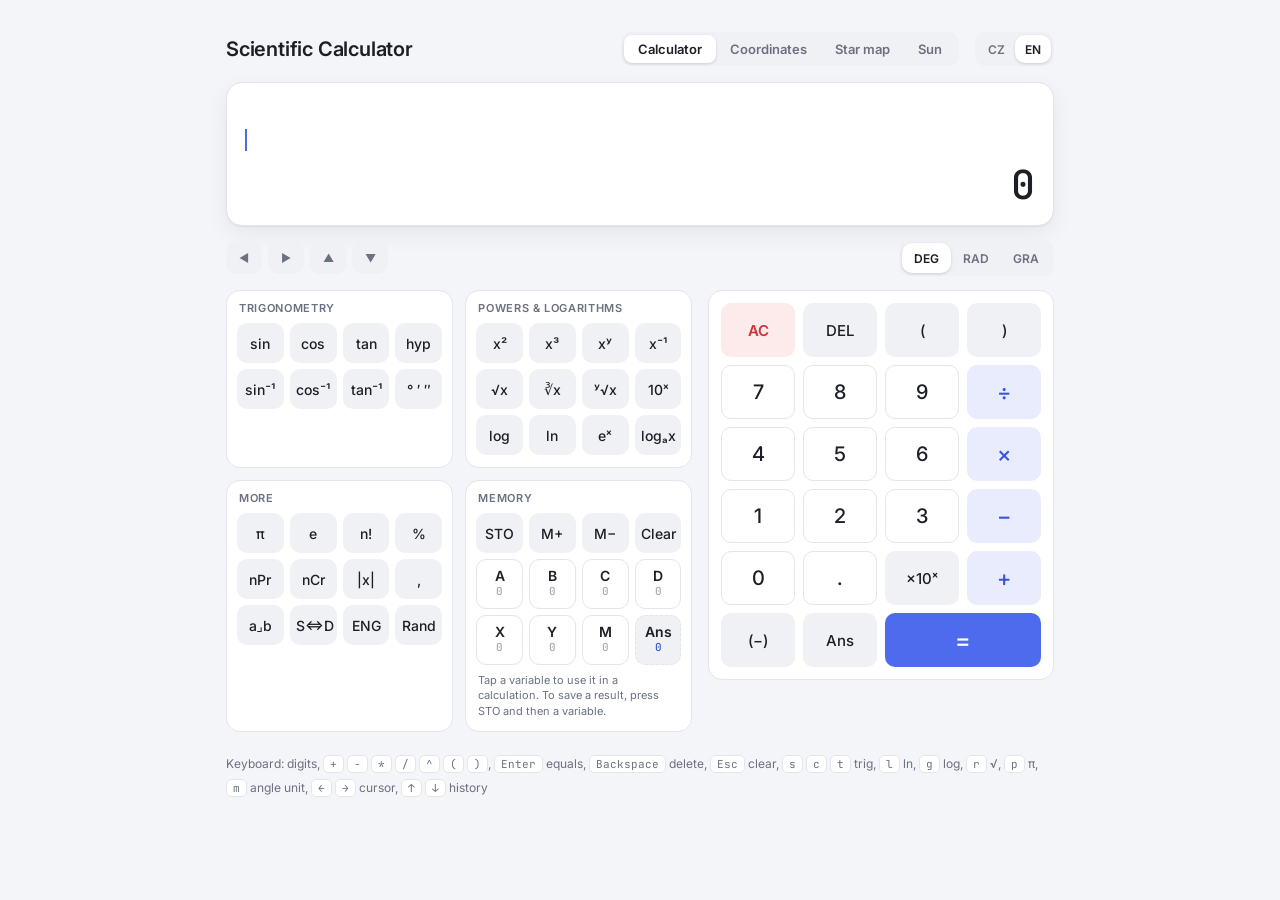
<file: index.html>
<!doctype html>
<html lang="en">
<head>
  <meta charset="utf-8">
  <meta name="viewport" content="width=device-width, initial-scale=1">
  <title>Scientific Calculator</title>
  <meta name="description" content="A fast scientific calculator for the web.">
  <link rel="icon" href="data:image/svg+xml,<svg xmlns='http://www.w3.org/2000/svg' viewBox='0 0 32 32'><rect width='32' height='32' rx='8' fill='%234f6bed'/><path d='M9 16h14M16 9v14' stroke='white' stroke-width='3' stroke-linecap='round'/></svg>">
  <link rel="preconnect" href="https://fonts.googleapis.com">
  <link rel="preconnect" href="https://fonts.gstatic.com" crossorigin>
  <link href="https://fonts.googleapis.com/css2?family=Inter:wght@400;500;600&family=JetBrains+Mono:wght@400;500&display=swap" rel="stylesheet">
  <link rel="stylesheet" href="style.css">
</head>
<body>
  <main class="app">
    <header class="page-head">
      <h1>Scientific Calculator</h1>
      <nav class="tabs">
        <a href="index.html" aria-current="page">Calculator</a>
        <a href="coords.html">Coordinates</a>
        <a href="stars.html">Star map</a>
        <a href="sun.html">Sun</a>
      </nav>
    </header>

    <section class="display" aria-live="polite">
      <div class="status">
        <span id="i-hyp" class="badge">HYP</span>
        <span id="i-m" class="badge">M</span>
        <span id="i-sto" class="badge">STO</span>
      </div>
      <div class="expr" id="expr"></div>
      <div class="result" id="result">0</div>
    </section>

    <div class="toolbar">
      <div class="nav">
        <button class="icon" data-k="left" title="Move cursor left" aria-label="Move cursor left">◀</button>
        <button class="icon" data-k="right" title="Move cursor right" aria-label="Move cursor right">▶</button>
        <button class="icon" data-k="up" title="Previous calculation" aria-label="Previous calculation">▲</button>
        <button class="icon" data-k="down" title="Next calculation" aria-label="Next calculation">▼</button>
      </div>
      <div class="segmented" role="group" aria-label="Angle unit">
        <button data-k="deg">DEG</button>
        <button data-k="rad">RAD</button>
        <button data-k="gra">GRA</button>
      </div>
    </div>

    <div class="panels">
      <div class="functions">
        <section class="group">
          <h2>Trigonometry</h2>
          <div class="grid">
            <button data-k="sin">sin</button>
            <button data-k="cos">cos</button>
            <button data-k="tan">tan</button>
            <button data-k="hyp" class="toggle">hyp</button>
            <button data-k="asin">sin⁻¹</button>
            <button data-k="acos">cos⁻¹</button>
            <button data-k="atan">tan⁻¹</button>
            <button data-k="dms" title="Enter degrees/minutes/seconds, or show the result in that format">° ′ ″</button>
          </div>
        </section>

        <section class="group">
          <h2>Powers &amp; logarithms</h2>
          <div class="grid">
            <button data-k="sq">x²</button>
            <button data-k="cube">x³</button>
            <button data-k="pow">xʸ</button>
            <button data-k="inv">x⁻¹</button>
            <button data-k="sqrt">√x</button>
            <button data-k="cbrt">∛x</button>
            <button data-k="root">ʸ√x</button>
            <button data-k="tenx">10ˣ</button>
            <button data-k="log">log</button>
            <button data-k="ln">ln</button>
            <button data-k="ex">eˣ</button>
            <button data-k="logab" title="Logarithm with base: logₐ(base, x)">logₐx</button>
          </div>
        </section>

        <section class="group">
          <h2>More</h2>
          <div class="grid">
            <button data-k="pi">π</button>
            <button data-k="e">e</button>
            <button data-k="fact">n!</button>
            <button data-k="pct">%</button>
            <button data-k="npr">nPr</button>
            <button data-k="ncr">nCr</button>
            <button data-k="abs">|x|</button>
            <button data-k="comma">,</button>
            <button data-k="frac" title="Fraction: a⌟b">a⌟b</button>
            <button data-k="sd" title="Toggle fraction / decimal result">S⇔D</button>
            <button data-k="eng" title="Engineering notation (press again to shift)">ENG</button>
            <button data-k="ran" title="Random number 0–1">Rand</button>
          </div>
        </section>

        <section class="group memory" id="memory">
          <h2>Memory</h2>
          <div class="grid">
            <button data-k="sto" class="toggle" title="Store the result: press STO, then a variable">STO</button>
            <button data-k="mplus" title="Add the result to M">M+</button>
            <button data-k="mminus" title="Subtract the result from M">M−</button>
            <button data-k="mclear" title="Reset all variables to 0" data-i18n-html="mem-clear">Clear</button>
          </div>
          <div class="grid vars">
            <button class="var" data-k="vA"><span class="var-name">A</span><span class="var-val">0</span></button>
            <button class="var" data-k="vB"><span class="var-name">B</span><span class="var-val">0</span></button>
            <button class="var" data-k="vC"><span class="var-name">C</span><span class="var-val">0</span></button>
            <button class="var" data-k="vD"><span class="var-name">D</span><span class="var-val">0</span></button>
            <button class="var" data-k="vX"><span class="var-name">X</span><span class="var-val">0</span></button>
            <button class="var" data-k="vY"><span class="var-name">Y</span><span class="var-val">0</span></button>
            <button class="var" data-k="vM"><span class="var-name">M</span><span class="var-val">0</span></button>
            <button class="var ans-card" data-k="ansv" title="Last result"><span class="var-name">Ans</span><span class="var-val" id="ans-val">0</span></button>
          </div>
          <p class="group-hint" id="mem-hint">Tap a variable to use it in a calculation. To save a result, press STO and then a variable.</p>
        </section>
      </div>

      <section class="pad" aria-label="Number pad">
        <button data-k="ac" class="danger">AC</button>
        <button data-k="del" class="soft">DEL</button>
        <button data-k="lp" class="soft">(</button>
        <button data-k="rp" class="soft">)</button>

        <button data-k="d7" class="num">7</button>
        <button data-k="d8" class="num">8</button>
        <button data-k="d9" class="num">9</button>
        <button data-k="div" class="op">÷</button>

        <button data-k="d4" class="num">4</button>
        <button data-k="d5" class="num">5</button>
        <button data-k="d6" class="num">6</button>
        <button data-k="mul" class="op">×</button>

        <button data-k="d1" class="num">1</button>
        <button data-k="d2" class="num">2</button>
        <button data-k="d3" class="num">3</button>
        <button data-k="sub" class="op">−</button>

        <button data-k="d0" class="num">0</button>
        <button data-k="dot" class="num">.</button>
        <button data-k="exp" class="soft" title="×10 to the power">×10ˣ</button>
        <button data-k="add" class="op">+</button>

        <button data-k="neg" class="soft" title="Negative sign">(−)</button>
        <button data-k="ans" class="soft">Ans</button>
        <button data-k="eq" class="eq">=</button>
      </section>
    </div>

    <p class="help" data-i18n-html="help-keys">
      Keyboard: digits, <kbd>+</kbd> <kbd>-</kbd> <kbd>*</kbd> <kbd>/</kbd> <kbd>^</kbd> <kbd>(</kbd> <kbd>)</kbd>,
      <kbd>Enter</kbd> equals, <kbd>Backspace</kbd> delete, <kbd>Esc</kbd> clear,
      <kbd>s</kbd> <kbd>c</kbd> <kbd>t</kbd> trig, <kbd>l</kbd> ln, <kbd>g</kbd> log, <kbd>r</kbd> √, <kbd>p</kbd> π,
      <kbd>m</kbd> angle unit, <kbd>←</kbd> <kbd>→</kbd> cursor, <kbd>↑</kbd> <kbd>↓</kbd> history
    </p>
  </main>

  <script src="i18n.js"></script>
  <script src="script.js"></script>
</body>
</html>
</file>
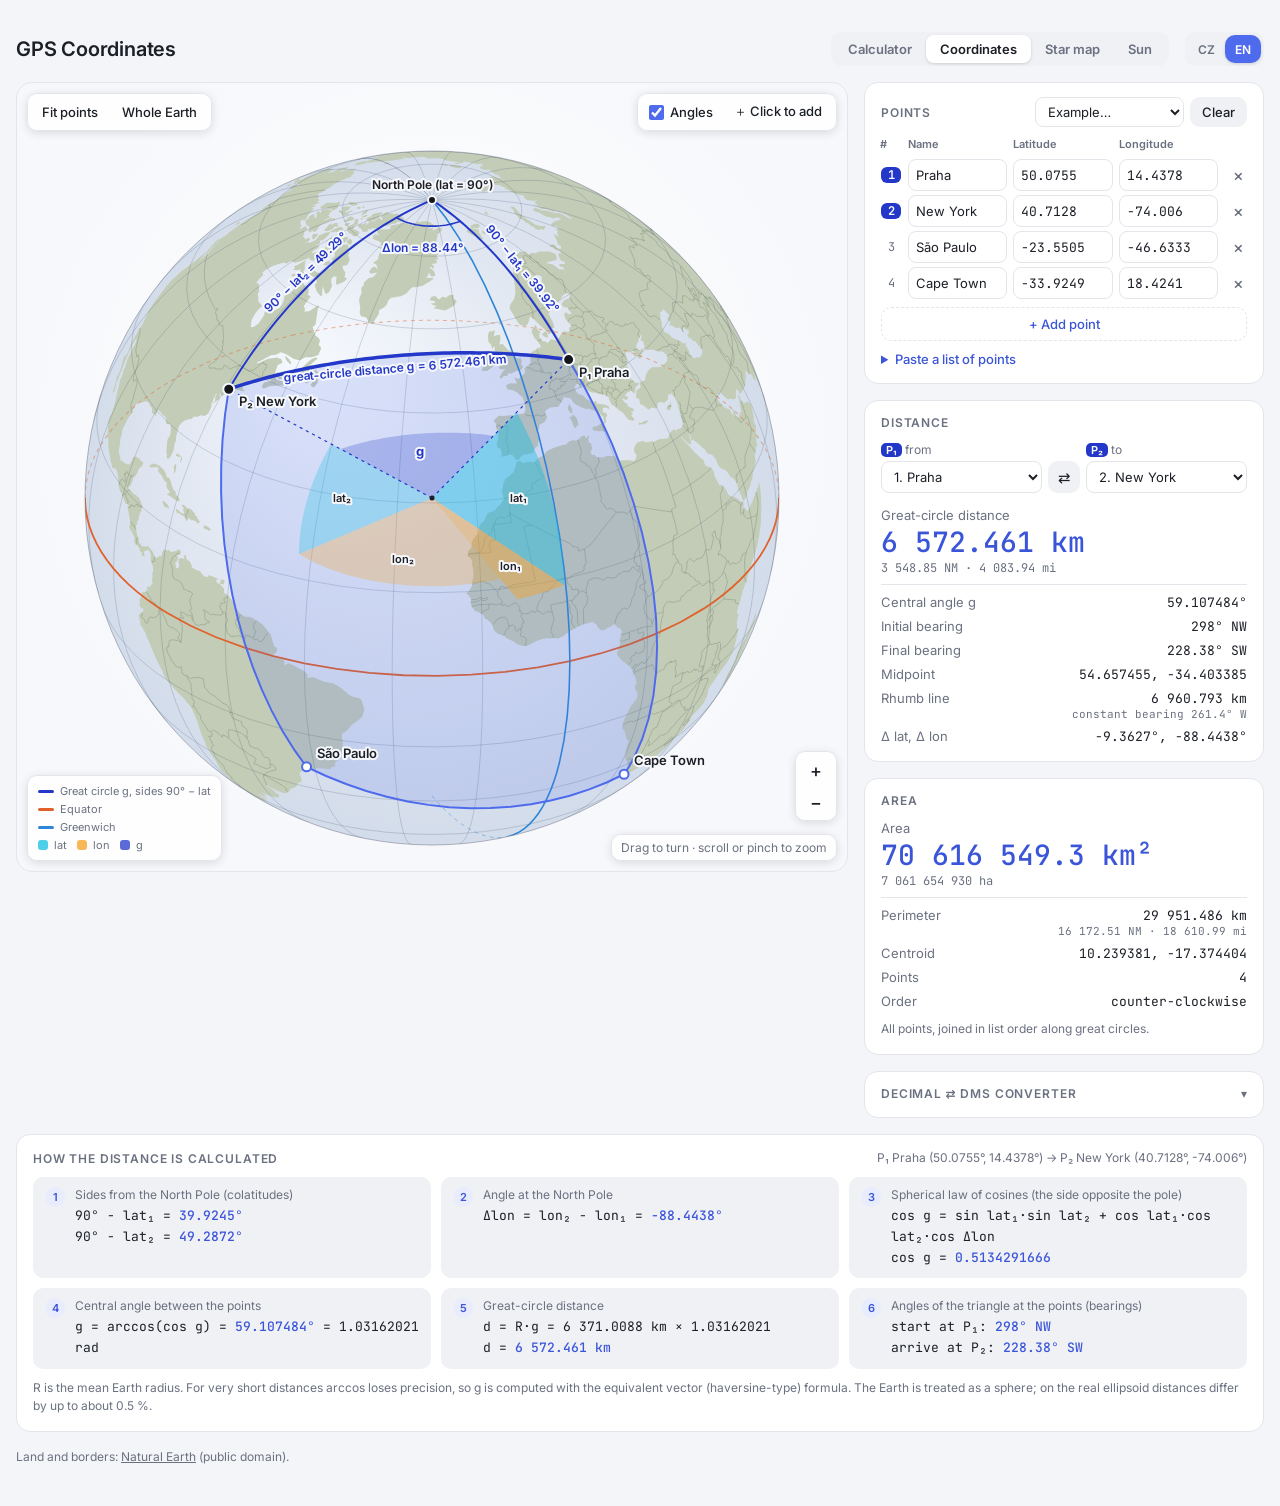
<file: coords.html>
<!doctype html>
<html lang="en">
<head>
  <meta charset="utf-8">
  <meta name="viewport" content="width=device-width, initial-scale=1">
  <title>GPS Coordinates</title>
  <meta name="description" content="Great-circle distance, bearing and polygon area from GPS coordinates, shown on an interactive globe.">
  <link rel="icon" href="data:image/svg+xml,<svg xmlns='http://www.w3.org/2000/svg' viewBox='0 0 32 32'><circle cx='16' cy='16' r='14' fill='%234f6bed'/><ellipse cx='16' cy='16' rx='6' ry='14' fill='none' stroke='white' stroke-width='2'/><path d='M2 16h28' stroke='white' stroke-width='2'/></svg>">
  <link rel="preconnect" href="https://fonts.googleapis.com">
  <link rel="preconnect" href="https://fonts.gstatic.com" crossorigin>
  <link href="https://fonts.googleapis.com/css2?family=Inter:wght@400;500;600&family=JetBrains+Mono:wght@400;500&display=swap" rel="stylesheet">
  <link rel="stylesheet" href="style.css">
  <link rel="stylesheet" href="coords.css">
</head>
<body>
  <main class="app wide">
    <header class="page-head">
      <h1>GPS Coordinates</h1>
      <nav class="tabs">
        <a href="index.html">Calculator</a>
        <a href="coords.html" aria-current="page">Coordinates</a>
        <a href="stars.html">Star map</a>
        <a href="sun.html">Sun</a>
      </nav>
    </header>

    <div class="workspace">
      <!-- Globe -->
      <section class="globe-card">
        <div class="globe-wrap" id="wrap">
          <canvas id="globe" aria-label="Globe with the points, the great-circle path and the triangle with the North Pole"></canvas>

          <div class="globe-bar overlay">
            <div class="glass group">
              <button type="button" id="fit">Fit points</button>
              <button type="button" id="world">Whole Earth</button>
            </div>
            <span class="spacer"></span>
            <div class="glass group">
              <label class="chk"><input type="checkbox" id="angles" checked> Angles</label>
              <button type="button" id="add-mode" aria-pressed="false" title="Click the globe to add a point">＋ Click to add</button>
            </div>
          </div>

          <div class="zoom-ctl glass overlay">
            <button type="button" id="zoom-in" aria-label="Zoom in">+</button>
            <button type="button" id="zoom-out" aria-label="Zoom out">−</button>
          </div>

          <div class="legend glass overlay" id="legend">
            <span><i class="sw line" style="--c: var(--arc)"></i>Great circle g, sides 90° − lat</span>
            <span><i class="sw line" style="--c: var(--equator)"></i>Equator</span>
            <span><i class="sw line" style="--c: var(--meridian)"></i>Greenwich</span>
            <span class="leg-angles"><i class="sw fill" style="--c: var(--wedge-lat)"></i>lat <i class="sw fill" style="--c: var(--wedge-lon)"></i>lon <i class="sw fill" style="--c: var(--arc)"></i>g</span>
          </div>

          <div class="readout glass overlay" id="readout">Drag to turn · scroll or pinch to zoom</div>
        </div>
      </section>

      <!-- Side panel -->
      <aside class="side">
        <section class="card">
          <div class="card-head">
            <h2>Points</h2>
            <div class="card-actions">
              <select id="example" aria-label="Load an example">
                <option value="">Example…</option>
                <option value="cities">World cities</option>
                <option value="prague">Prague landmarks</option>
              </select>
              <button type="button" class="small" id="clear">Clear</button>
            </div>
          </div>

          <div class="table-wrap">
            <table class="points">
              <thead>
                <tr>
                  <th class="col-n">#</th>
                  <th>Name</th>
                  <th>Latitude</th>
                  <th>Longitude</th>
                  <th class="col-del"><span class="sr">Remove</span></th>
                </tr>
              </thead>
              <tbody id="rows"></tbody>
            </table>
          </div>
          <button type="button" class="add" id="add">+ Add point</button>

          <details class="paste">
            <summary>Paste a list of points</summary>
            <p class="muted" data-i18n-html="paste-help">One point per line, e.g. <code>50.4743964N, 14.3278153E</code>, <code>50.4743964, 14.3278153</code> or <code>Home 50°28′27.8″N 14°19′40.1″E</code>. You can also paste a pair straight into a table cell.</p>
            <textarea id="paste" rows="4" spellcheck="false" placeholder="Praha 50.0755N, 14.4378E&#10;New York 40.7128N, 74.0060W"></textarea>
            <div class="paste-actions">
              <button type="button" class="small" id="paste-replace">Replace points</button>
              <button type="button" class="small" id="paste-append">Add to list</button>
            </div>
          </details>
        </section>

        <section class="card">
          <h2>Distance</h2>
          <div class="pair">
            <label><span><b class="tag">P₁</b> from</span> <select id="from"></select></label>
            <button type="button" class="icon-btn" id="swap" title="Swap" aria-label="Swap points">⇄</button>
            <label><span><b class="tag">P₂</b> to</span> <select id="to"></select></label>
          </div>
          <dl class="stats" id="pair"></dl>
        </section>

        <section class="card">
          <h2>Area</h2>
          <dl class="stats" id="poly"></dl>
          <p class="warn" id="poly-warn" hidden></p>
          <p class="muted small-text foot">All points, joined in list order along great circles.</p>
        </section>

        <details class="card conv-card">
          <summary><h2>Decimal ⇄ DMS converter</h2></summary>
          <div class="conv">
            <label>Decimal degrees <input id="g-dec" inputmode="decimal" autocomplete="off" placeholder="50.0875"></label>
            <label>Degrees, minutes, seconds <input id="g-dms" autocomplete="off" placeholder="50°5′15″ N"></label>
          </div>
          <p class="muted small-text foot">A negative value or S / W means south or west.</p>
        </details>
      </aside>
    </div>

    <section class="card steps-card">
      <div class="card-head">
        <h2>How the distance is calculated</h2>
        <span class="muted small-text" id="steps-pair"></span>
      </div>
      <ol class="steps" id="steps"></ol>
    </section>

    <p class="credit muted small-text">Land and borders: <a href="https://www.naturalearthdata.com/">Natural Earth</a> (public domain).</p>
  </main>

  <script src="i18n.js"></script>
  <script src="earth-data.js"></script>
  <script src="coords.js"></script>
</body>
</html>
</file>
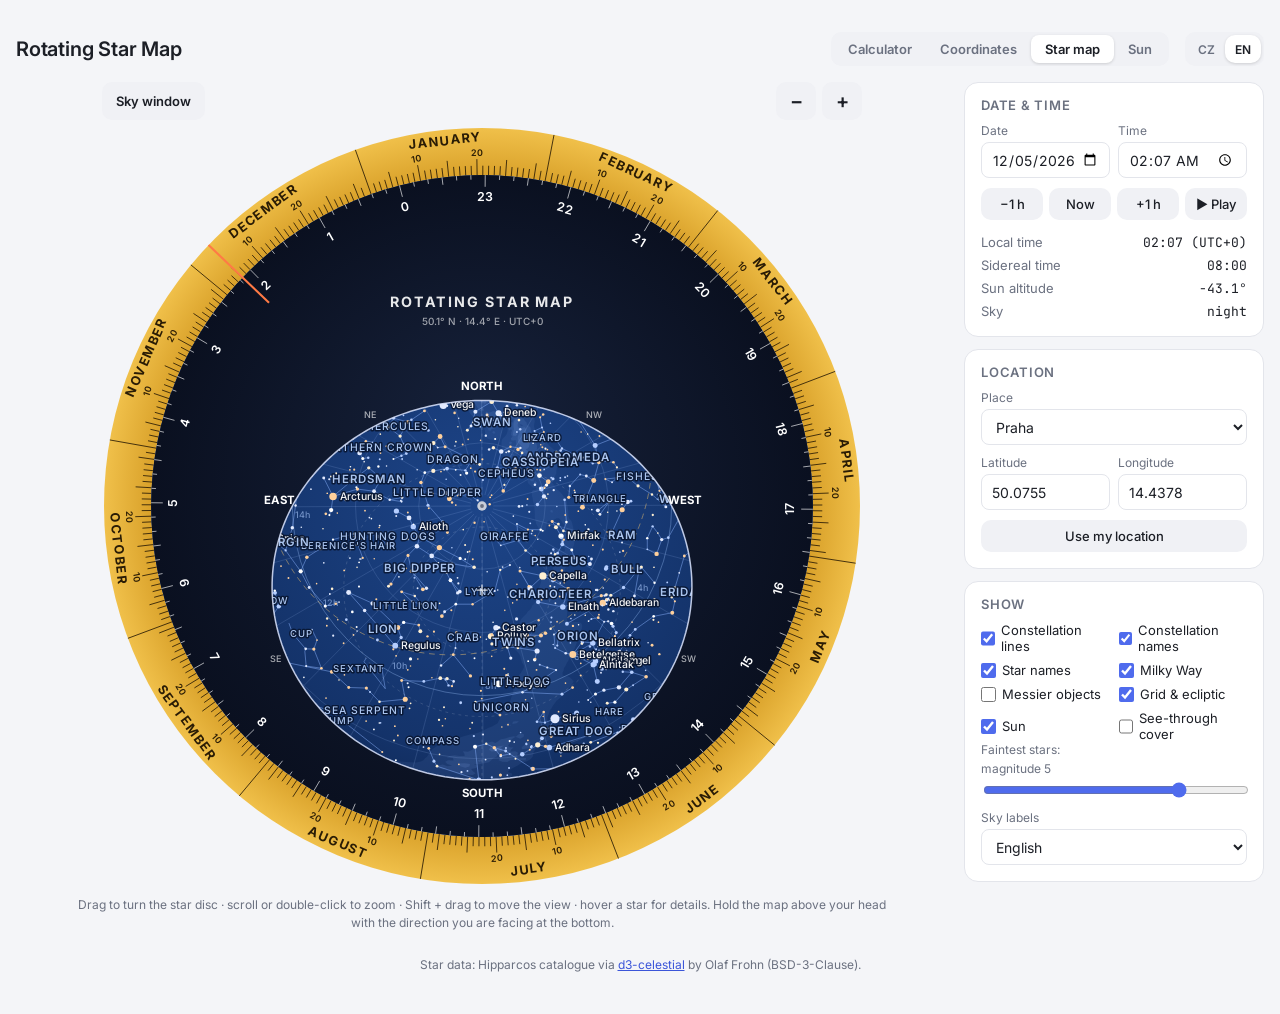
<file: stars.html>
<!doctype html>
<html lang="en">
<head>
  <meta charset="utf-8">
  <meta name="viewport" content="width=device-width, initial-scale=1">
  <title>Rotating Star Map</title>
  <meta name="description" content="An interactive planisphere: turn the star disc to see the night sky for any date, time and place.">
  <link rel="icon" href="data:image/svg+xml,<svg xmlns='http://www.w3.org/2000/svg' viewBox='0 0 32 32'><circle cx='16' cy='16' r='15' fill='%23163a73'/><path d='M16 7l2.2 6.3H25l-5.4 4 2 6.4L16 19.8l-5.6 3.9 2-6.4-5.4-4h6.8z' fill='%23f5d76e'/></svg>">
  <link rel="preconnect" href="https://fonts.googleapis.com">
  <link rel="preconnect" href="https://fonts.gstatic.com" crossorigin>
  <link href="https://fonts.googleapis.com/css2?family=Inter:wght@400;500;600;700&family=JetBrains+Mono:wght@400;500&display=swap" rel="stylesheet">
  <link rel="stylesheet" href="style.css">
  <link rel="stylesheet" href="stars.css">
</head>
<body>
  <main class="app wide">
    <header class="page-head">
      <h1>Rotating Star Map</h1>
      <nav class="tabs">
        <a href="index.html">Calculator</a>
        <a href="coords.html">Coordinates</a>
        <a href="stars.html" aria-current="page">Star map</a>
        <a href="sun.html">Sun</a>
      </nav>
    </header>

    <div class="sky-layout">
      <section class="sky-stage">
        <div class="map-tools">
          <button type="button" id="view-toggle" class="tool-wide">Sky window</button>
          <button type="button" id="zoom-out" aria-label="Zoom out">−</button>
          <button type="button" id="zoom-in" aria-label="Zoom in">+</button>
        </div>
        <div class="canvas-wrap" id="wrap">
          <canvas id="sky" aria-label="Rotating star map. Drag to turn the star disc."></canvas>
          <div class="tooltip" id="tip" hidden></div>
        </div>
        <p class="hint">
          <span class="hint-mouse">Drag to turn the star disc · scroll or double-click to zoom · Shift + drag to move the view · hover a star for details.</span>
          <span class="hint-touch">Drag with one finger to turn the disc · pinch to zoom and move · tap a star for details.</span>
          Hold the map above your head with the direction you are facing at the bottom.
        </p>
      </section>

      <aside class="sky-panel">
        <section class="card">
          <h2>Date &amp; time</h2>
          <div class="row2">
            <label>Date <input type="date" id="date"></label>
            <label>Time <input type="time" id="time" step="60"></label>
          </div>
          <div class="btn-row">
            <button type="button" class="small" id="minus-h">−1 h</button>
            <button type="button" class="small" id="now">Now</button>
            <button type="button" class="small" id="plus-h">+1 h</button>
            <button type="button" class="small" id="play" aria-pressed="false">▶ Play</button>
          </div>
          <dl class="facts" id="facts"></dl>
        </section>

        <section class="card">
          <h2>Location</h2>
          <label class="full">Place
            <select id="place">
              <option value="">Custom</option>
              <option value="50.0755,14.4378">Praha</option>
              <option value="49.1951,16.6068">Brno</option>
              <option value="49.8209,18.2625">Ostrava</option>
              <option value="49.7384,13.3736">Plzeň</option>
              <option value="48.1486,17.1077">Bratislava</option>
              <option value="48.2082,16.3738">Vienna</option>
              <option value="52.5200,13.4050">Berlin</option>
              <option value="51.5074,-0.1278">London</option>
              <option value="40.7128,-74.0060">New York</option>
              <option value="-33.8688,151.2093">Sydney</option>
            </select>
          </label>
          <div class="row2">
            <label>Latitude <input id="lat" inputmode="decimal" autocomplete="off"></label>
            <label>Longitude <input id="lon" inputmode="decimal" autocomplete="off"></label>
          </div>
          <button type="button" class="small wide-btn" id="locate">Use my location</button>
          <p class="note" id="loc-note" hidden></p>
        </section>

        <section class="card">
          <h2>Show</h2>
          <div class="checks">
            <label><input type="checkbox" id="o-lines" checked> Constellation lines</label>
            <label><input type="checkbox" id="o-cnames" checked> Constellation names</label>
            <label><input type="checkbox" id="o-snames" checked> Star names</label>
            <label><input type="checkbox" id="o-mw" checked> Milky Way</label>
            <label><input type="checkbox" id="o-messier"> Messier objects</label>
            <label><input type="checkbox" id="o-grid" checked> Grid &amp; ecliptic</label>
            <label><input type="checkbox" id="o-sun" checked> Sun</label>
            <label><input type="checkbox" id="o-clear"> See-through cover</label>
          </div>
          <label class="full">Faintest stars: <span id="mag-val"></span>
            <input type="range" id="mag" min="2" max="6" step="0.5" value="5">
          </label>
          <label class="full">Sky labels
            <select id="lang">
              <option value="en">English</option>
              <option value="cz">Čeština</option>
              <option value="la">Latin</option>
            </select>
          </label>
        </section>
      </aside>
    </div>

    <p class="credit">Star data: Hipparcos catalogue via <a href="https://github.com/ofrohn/d3-celestial">d3-celestial</a> by Olaf Frohn (BSD-3-Clause).</p>
  </main>

  <script src="i18n.js"></script>
  <script src="stars-data.js"></script>
  <script src="stars.js"></script>
</body>
</html>
</file>
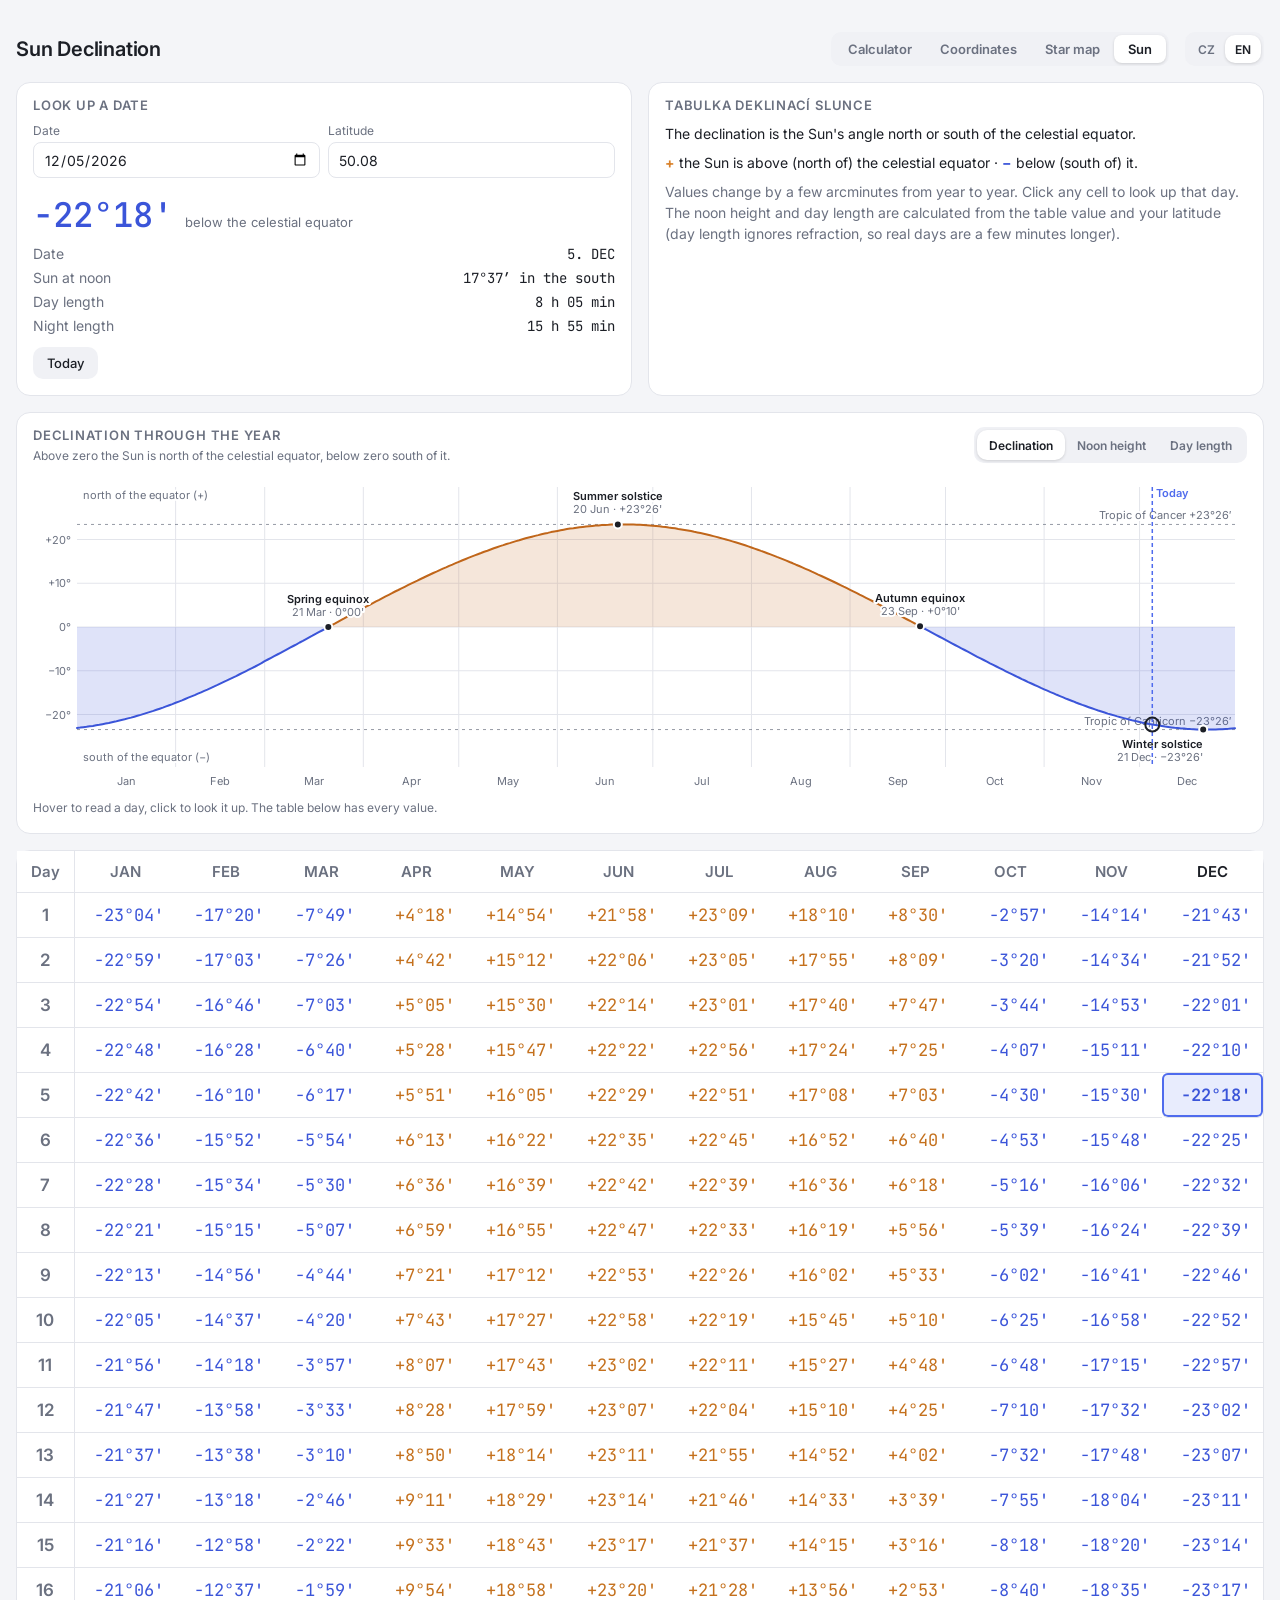
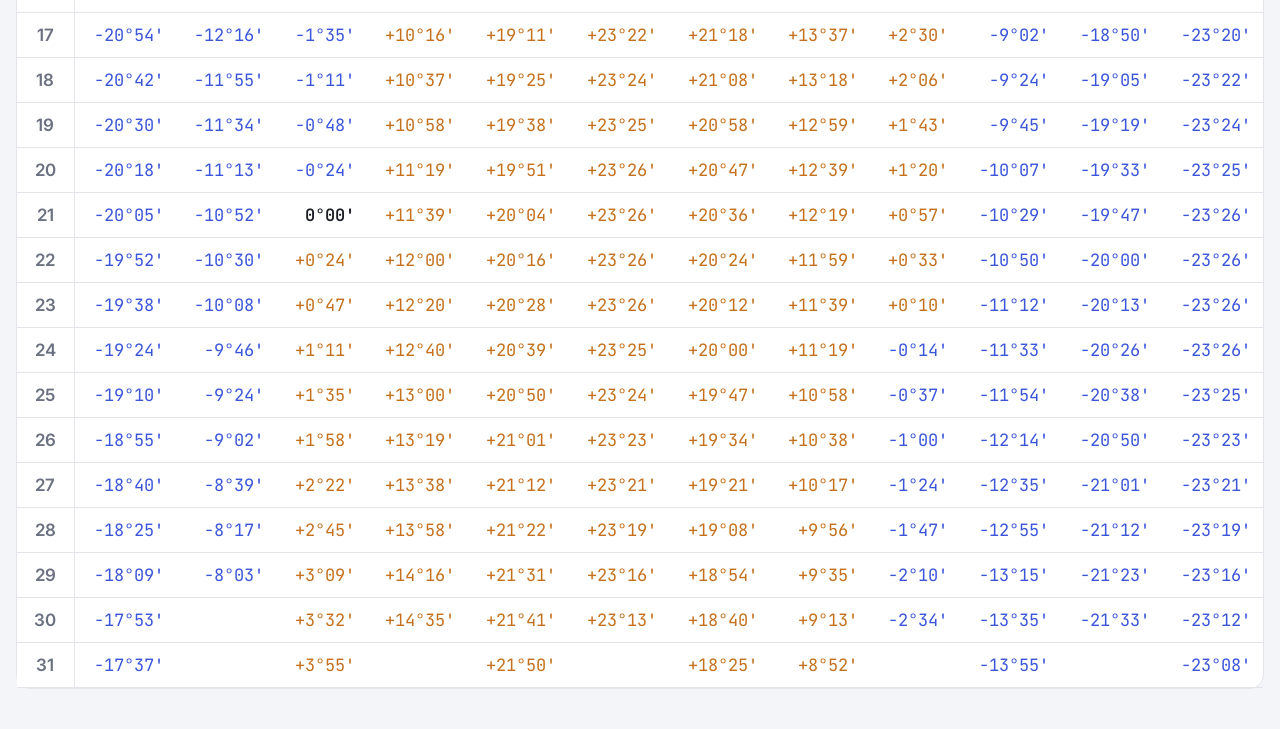
<file: sun.html>
<!doctype html>
<html lang="en">
<head>
  <meta charset="utf-8">
  <meta name="viewport" content="width=device-width, initial-scale=1">
  <title>Sun Declination</title>
  <meta name="description" content="Table of the Sun's declination for every day of the year, with noon Sun height and day length.">
  <link rel="icon" href="data:image/svg+xml,<svg xmlns='http://www.w3.org/2000/svg' viewBox='0 0 32 32'><rect width='32' height='32' rx='8' fill='%23f0a92a'/><circle cx='16' cy='16' r='6' fill='white'/></svg>">
  <link rel="preconnect" href="https://fonts.googleapis.com">
  <link rel="preconnect" href="https://fonts.gstatic.com" crossorigin>
  <link href="https://fonts.googleapis.com/css2?family=Inter:wght@400;500;600&family=JetBrains+Mono:wght@400;500&display=swap" rel="stylesheet">
  <link rel="stylesheet" href="style.css">
  <link rel="stylesheet" href="sun.css">
</head>
<body>
  <main class="app wide">
    <header class="page-head">
      <h1>Sun Declination</h1>
      <nav class="tabs">
        <a href="index.html">Calculator</a>
        <a href="coords.html">Coordinates</a>
        <a href="stars.html">Star map</a>
        <a href="sun.html" aria-current="page">Sun</a>
      </nav>
    </header>

    <div class="sun-top">
      <section class="card lookup">
        <h2>Look up a date</h2>
        <div class="row2">
          <label>Date <input type="date" id="date"></label>
          <label>Latitude <input id="lat" inputmode="decimal" autocomplete="off" value="50.08"></label>
        </div>
        <div class="big-value">
          <span class="big" id="decl">—</span>
          <span class="muted" id="decl-note"></span>
        </div>
        <dl class="facts" id="facts"></dl>
        <button type="button" class="small" id="today">Today</button>
      </section>

      <section class="card about">
        <h2>Tabulka deklinací Slunce</h2>
        <p>The declination is the Sun's angle north or south of the celestial equator.</p>
        <p data-i18n-html="sun-signs"><b class="pos">+</b> the Sun is above (north of) the celestial equator · <b class="neg">−</b> below (south of) it.</p>
        <p class="muted small-text">Values change by a few arcminutes from year to year. Click any cell to look up that day. The noon height and day length are calculated from the table value and your latitude (day length ignores refraction, so real days are a few minutes longer).</p>
      </section>
    </div>

    <section class="card chart-card">
      <div class="chart-head">
        <div>
          <h2 id="chart-title">Declination through the year</h2>
          <p class="muted small-text" id="chart-sub">Above zero the Sun is north of the celestial equator, below zero south of it.</p>
        </div>
        <div class="segmented" role="group" aria-label="What to show">
          <button type="button" data-view="decl" class="active">Declination</button>
          <button type="button" data-view="noon">Noon height</button>
          <button type="button" data-view="day">Day length</button>
        </div>
      </div>
      <div class="chart-wrap" id="chart-wrap">
        <svg id="chart" role="img" aria-label="Line chart of the Sun's declination for every day of the year"></svg>
        <div class="chart-tip" id="chart-tip" hidden></div>
      </div>
      <p class="muted small-text chart-foot">Hover to read a day, click to look it up. The table below has every value.</p>
    </section>

    <section class="card table-card">
      <div class="table-scroll">
        <table class="decl" id="table">
          <thead><tr id="head"></tr></thead>
          <tbody id="body"></tbody>
        </table>
      </div>
    </section>
  </main>

  <script src="i18n.js"></script>
  <script src="sun-data.js"></script>
  <script src="sun.js"></script>
</body>
</html>
</file>
<file: style.css>
:root {
  --bg: #f4f5f8;
  --surface: #ffffff;
  --border: #e3e5eb;
  --text: #1c1f26;
  --muted: #6b7180;
  --key: #f0f1f5;
  --key-hover: #e5e7ee;
  --num: #ffffff;
  --op: #e8ecfd;
  --op-text: #3b55d9;
  --accent: #4f6bed;
  --accent-hover: #3f5ae0;
  --danger: #fdeaea;
  --danger-text: #c93838;
  --display: #f7f8fb;
  --error: #c93838;
  --shadow: 0 1px 2px rgba(16, 24, 40, .06), 0 8px 24px rgba(16, 24, 40, .06);
}

@media (prefers-color-scheme: dark) {
  :root:not([data-theme="light"]) {
    --bg: #111318;
    --surface: #1a1d24;
    --border: #2a2e38;
    --text: #e9ebf0;
    --muted: #8e94a3;
    --key: #252933;
    --key-hover: #2e333f;
    --num: #2c313c;
    --op: #263055;
    --op-text: #a8b6ff;
    --accent: #5b76f0;
    --accent-hover: #6d86f5;
    --danger: #3b2226;
    --danger-text: #ff8f8f;
    --display: #14161c;
    --error: #ff8f8f;
    --shadow: 0 1px 2px rgba(0, 0, 0, .3), 0 8px 24px rgba(0, 0, 0, .3);
  }
}
:root[data-theme="dark"] {
  --bg: #111318;
  --surface: #1a1d24;
  --border: #2a2e38;
  --text: #e9ebf0;
  --muted: #8e94a3;
  --key: #252933;
  --key-hover: #2e333f;
  --num: #2c313c;
  --op: #263055;
  --op-text: #a8b6ff;
  --accent: #5b76f0;
  --accent-hover: #6d86f5;
  --danger: #3b2226;
  --danger-text: #ff8f8f;
  --display: #14161c;
  --error: #ff8f8f;
  --shadow: 0 1px 2px rgba(0, 0, 0, .3), 0 8px 24px rgba(0, 0, 0, .3);
}

* { box-sizing: border-box; }

html, body { margin: 0; }

body {
  min-height: 100vh;
  background: var(--bg);
  color: var(--text);
  font-family: Inter, system-ui, -apple-system, "Segoe UI", Roboto, sans-serif;
  -webkit-tap-highlight-color: transparent;
}

.app {
  max-width: 860px;
  margin: 0 auto;
  padding: 32px 16px 40px;
}

h1 {
  margin: 0 0 16px;
  font-size: 20px;
  font-weight: 600;
  letter-spacing: -.01em;
}

.page-head {
  display: flex;
  flex-wrap: wrap;
  justify-content: space-between;
  align-items: center;
  gap: 10px 16px;
  margin-bottom: 16px;
}
.page-head h1 { margin: 0; }

.tabs {
  display: inline-flex;
  max-width: 100%;
  overflow-x: auto;
  scrollbar-width: none;
  padding: 3px;
  border-radius: 10px;
  background: var(--key);
}
.tabs a {
  flex: none;
  padding: 6px 14px;
  border-radius: 8px;
  font-size: 13px;
  font-weight: 600;
  color: var(--muted);
  text-decoration: none;
}
.tabs a:hover { color: var(--text); }
.tabs a[aria-current="page"] {
  background: var(--surface);
  color: var(--text);
  box-shadow: 0 1px 3px rgba(0, 0, 0, .15);
}

/* ---------- Display ---------- */
.display {
  background: var(--surface);
  border: 1px solid var(--border);
  border-radius: 16px;
  box-shadow: var(--shadow);
  padding: 14px 18px 16px;
  font-family: "JetBrains Mono", ui-monospace, Consolas, monospace;
}

.status {
  display: flex;
  gap: 6px;
  min-height: 20px;
}
.badge {
  font-family: Inter, system-ui, sans-serif;
  font-size: 11px;
  font-weight: 600;
  padding: 2px 8px;
  border-radius: 999px;
  background: var(--op);
  color: var(--op-text);
  visibility: hidden;
}
.badge.on { visibility: visible; }

.expr {
  height: 34px;
  margin-top: 6px;
  font-size: 20px;
  line-height: 34px;
  color: var(--muted);
  white-space: nowrap;
  overflow-x: auto;
  overflow-y: hidden;
  scrollbar-width: none;
}
.expr::-webkit-scrollbar { display: none; }
.expr.editing { color: var(--text); }
.expr .err { color: var(--error); font-weight: 500; }

.cursor {
  display: inline-block;
  width: 2px;
  height: 22px;
  margin-right: -2px;
  vertical-align: -4px;
  background: var(--accent);
  animation: blink 1s steps(1) infinite;
}
@keyframes blink { 50% { opacity: 0; } }

.result {
  margin-top: 4px;
  min-height: 48px;
  text-align: right;
  font-size: 40px;
  line-height: 48px;
  font-weight: 500;
  white-space: nowrap;
  overflow-x: auto;
  scrollbar-width: none;
}
.result::-webkit-scrollbar { display: none; }
.result.hint {
  font-family: Inter, system-ui, sans-serif;
  font-size: 13px;
  color: var(--muted);
  font-weight: 400;
}

/* ---------- Toolbar ---------- */
.toolbar {
  display: flex;
  justify-content: space-between;
  align-items: center;
  gap: 12px;
  margin: 14px 0;
}
.nav { display: flex; gap: 6px; }

.segmented {
  display: inline-flex;
  padding: 3px;
  border-radius: 10px;
  background: var(--key);
}
.segmented button {
  height: 30px;
  padding: 0 12px;
  font-size: 12px;
  font-weight: 600;
  background: transparent;
  color: var(--muted);
}
.segmented button:hover { background: transparent; color: var(--text); }
.segmented button.active {
  background: var(--surface);
  color: var(--text);
  box-shadow: 0 1px 3px rgba(0, 0, 0, .15);
}

/* ---------- Buttons ---------- */
button {
  font: inherit;
  font-size: 15px;
  font-weight: 500;
  color: var(--text);
  height: 44px;
  min-width: 0;
  border: 0;
  border-radius: 10px;
  background: var(--key);
  cursor: pointer;
  touch-action: manipulation;
  user-select: none;
  -webkit-user-select: none;
  transition: background .12s, transform .06s, color .12s;
}
button:hover { background: var(--key-hover); }
button:active, button.pressed { transform: scale(.96); }
button:focus-visible { outline: 2px solid var(--accent); outline-offset: 2px; }

button.icon {
  width: 36px;
  height: 32px;
  font-size: 11px;
  color: var(--muted);
}

button.toggle.active { background: var(--accent); color: #fff; }

/* ---------- Panels ---------- */
.panels {
  display: grid;
  grid-template-columns: 1fr;
  gap: 16px;
}

.functions {
  display: grid;
  grid-template-columns: 1fr 1fr;
  gap: 12px;
}

.group {
  background: var(--surface);
  border: 1px solid var(--border);
  border-radius: 14px;
  padding: 10px 10px 12px;
}
.group h2 {
  margin: 0 2px 8px;
  font-size: 11px;
  font-weight: 600;
  text-transform: uppercase;
  letter-spacing: .06em;
  color: var(--muted);
}
.grid {
  display: grid;
  grid-template-columns: repeat(4, 1fr);
  gap: 6px;
}
.group button { height: 40px; font-size: 14px; }

/* ---------- Memory ---------- */
.vars { margin-top: 6px; }
.group .var {
  height: 50px;
  padding: 0 4px;
  display: flex;
  flex-direction: column;
  align-items: center;
  justify-content: center;
  gap: 2px;
  border: 1px solid var(--border);
  background: var(--num);
}
.group .var:hover { background: var(--key-hover); }
.var-name { font-size: 14px; font-weight: 600; line-height: 1; }
.var-val {
  max-width: 100%;
  font-family: "JetBrains Mono", ui-monospace, Consolas, monospace;
  font-size: 11px;
  line-height: 1.2;
  color: var(--op-text);
  overflow: hidden;
  text-overflow: ellipsis;
  white-space: nowrap;
}
.var.empty .var-val { color: var(--muted); opacity: .6; }
.group .ans-card { background: var(--key); border-style: dashed; }

.memory.storing .var:not(.ans-card) {
  border-color: var(--accent);
  box-shadow: 0 0 0 1px var(--accent);
  animation: pulse 1.2s ease-in-out infinite;
}
.memory.storing .ans-card { opacity: .4; }
@keyframes pulse { 50% { box-shadow: 0 0 0 3px color-mix(in srgb, var(--accent) 35%, transparent); } }

.var.stored { animation: stored .7s ease-out; }
@keyframes stored {
  from { background: var(--accent); color: #fff; }
}

.group-hint {
  margin: 8px 2px 0;
  min-height: 2.8em;
  font-size: 11px;
  line-height: 1.4;
  color: var(--muted);
}

.pad {
  display: grid;
  grid-template-columns: repeat(4, 1fr);
  gap: 8px;
  align-content: start;
  background: var(--surface);
  border: 1px solid var(--border);
  border-radius: 14px;
  padding: 12px;
}
.pad button { height: 54px; font-size: 18px; }
.pad .num { background: var(--num); border: 1px solid var(--border); font-size: 20px; }
.pad .num:hover { background: var(--key-hover); }
.pad .op { background: var(--op); color: var(--op-text); font-size: 22px; }
.pad .soft { font-size: 15px; }
.pad .danger { background: var(--danger); color: var(--danger-text); font-weight: 600; font-size: 15px; }
.pad .eq {
  grid-column: span 2;
  background: var(--accent);
  color: #fff;
  font-size: 24px;
}
.pad .eq:hover { background: var(--accent-hover); }

@media (min-width: 760px) {
  .panels { grid-template-columns: 1.35fr 1fr; align-items: start; }
}

@media (max-width: 520px) {
  .app { padding-top: 20px; }
  .functions { grid-template-columns: 1fr; }
  .result { font-size: 32px; }
  .pad button { height: 50px; }
}

/* ---------- Help ---------- */
.help {
  margin: 20px 0 0;
  font-size: 12px;
  line-height: 2;
  color: var(--muted);
}
kbd {
  font-family: "JetBrains Mono", ui-monospace, Consolas, monospace;
  font-size: 11px;
  padding: 1px 6px;
  border-radius: 5px;
  border: 1px solid var(--border);
  background: var(--surface);
}

@media (hover: none) {
  .help { display: none; }
}

/* ---------- Language switch (added by i18n.js) ---------- */
.page-head .tabs { margin-left: auto; }
.lang-switch { flex: none; }
.lang-switch button { height: 28px; padding: 0 10px; font-size: 12px; }
@media (max-width: 520px) {
  .page-head h1 { flex: 1; }
  .page-head .tabs { order: 3; margin-left: 0; width: 100%; }
  .tabs a { flex: 1 0 auto; padding: 6px 8px; font-size: 12px; text-align: center; }
}
</file>
<file: coords.css>
.app.wide { max-width: 1440px; }

:root {
  --ocean-hi: #f4f7fc;
  --ocean: #d3dcea;
  --land: #c3ccb6;
  --land-line: #8f9a85;
  --grat: rgba(50, 70, 100, .2);
  --equator: #e0612b;
  --meridian: #2f86d6;
  --arc: #2338c8;
  --wedge-lat: #12bfe3;
  --wedge-lon: #f5a020;
  --pole: #14161b;
}
@media (prefers-color-scheme: dark) {
  :root:not([data-theme="light"]) {
    --ocean-hi: #2b3548;
    --ocean: #151c2a;
    --land: #344033;
    --land-line: #5f6d58;
    --grat: rgba(200, 215, 240, .14);
    --equator: #ff8a50;
    --meridian: #5aa9f0;
    --arc: #9fb0ff;
    --wedge-lat: #2fd0f0;
    --wedge-lon: #ffb340;
    --pole: #f2f3f5;
  }
}
:root[data-theme="dark"] {
  --ocean-hi: #2b3548;
  --ocean: #151c2a;
  --land: #344033;
  --land-line: #5f6d58;
  --grat: rgba(200, 215, 240, .14);
  --equator: #ff8a50;
  --meridian: #5aa9f0;
  --arc: #9fb0ff;
  --wedge-lat: #2fd0f0;
  --wedge-lon: #ffb340;
  --pole: #f2f3f5;
}

.card {
  background: var(--surface);
  border: 1px solid var(--border);
  border-radius: 14px;
  padding: 14px 16px 16px;
  min-width: 0;
}
.card h2 {
  margin: 0 0 12px;
  font-size: 12px;
  font-weight: 600;
  text-transform: uppercase;
  letter-spacing: .07em;
  color: var(--muted);
}
.card-head {
  display: flex;
  justify-content: space-between;
  align-items: center;
  gap: 8px;
  margin-bottom: 10px;
}
.card-head h2 { margin: 0; }
.card-actions { display: flex; gap: 6px; }

.muted { color: var(--muted); }
.small-text { font-size: 12px; line-height: 1.5; }
.foot { margin: 10px 0 0; }
.sr { position: absolute; width: 1px; height: 1px; overflow: hidden; clip: rect(0 0 0 0); }
.credit { margin: 16px 0 0; }
.credit a { color: inherit; }

button.small { height: 30px; padding: 0 12px; font-size: 13px; }
button[aria-pressed="true"] { background: var(--accent) !important; color: #fff !important; }

select, input, textarea {
  font: inherit;
  color: var(--text);
  background: var(--num);
  border: 1px solid var(--border);
  border-radius: 8px;
}
select { height: 30px; padding: 0 8px; font-size: 13px; }
input, textarea { min-width: 0; }
input:focus, select:focus, textarea:focus {
  outline: 2px solid var(--accent);
  outline-offset: -1px;
  border-color: transparent;
}

/* ---------- Layout ---------- */
.workspace {
  display: grid;
  grid-template-columns: 1fr;
  gap: 16px;
}
.side { display: flex; flex-direction: column; gap: 16px; min-width: 0; }
.steps-card { margin-top: 16px; }

@media (min-width: 980px) {
  .workspace { grid-template-columns: minmax(0, 1fr) 400px; align-items: start; }
  .globe-card { position: sticky; top: 16px; }
}

/* ---------- Globe ---------- */
.globe-wrap {
  position: relative;
  height: clamp(430px, 118vw, 640px);
  border: 1px solid var(--border);
  border-radius: 16px;
  overflow: hidden;
  background: radial-gradient(ellipse at 50% 45%, var(--surface), var(--display) 70%);
}
@media (min-width: 980px) {
  .globe-wrap { height: max(560px, calc(100vh - 110px)); max-height: 980px; }
}
#globe {
  position: absolute;
  inset: 0;
  width: 100%;
  height: 100%;
  touch-action: none;
  cursor: grab;
}
#globe.dragging { cursor: grabbing; }
#globe.adding { cursor: crosshair; }

.glass {
  background: color-mix(in srgb, var(--surface) 84%, transparent);
  -webkit-backdrop-filter: blur(10px);
  backdrop-filter: blur(10px);
  border: 1px solid var(--border);
  border-radius: 10px;
  box-shadow: 0 2px 10px rgba(0, 0, 0, .12);
}
.globe-bar {
  position: absolute;
  top: 10px;
  left: 10px;
  right: 10px;
  display: flex;
  flex-wrap: wrap;
  gap: 8px;
  pointer-events: none;
}
.globe-bar > * { pointer-events: auto; }
.globe-bar .spacer { flex: 1; pointer-events: none; }
.group { display: flex; align-items: center; gap: 2px; padding: 3px; }
.group button, .zoom-ctl button {
  height: 30px;
  padding: 0 11px;
  font-size: 13px;
  background: transparent;
}
.group button:hover, .zoom-ctl button:hover { background: var(--key-hover); }
.chk { display: inline-flex; align-items: center; gap: 6px; padding: 0 8px; font-size: 13px; font-weight: 500; cursor: pointer; }
.chk input { width: 15px; height: 15px; margin: 0; accent-color: var(--accent); }

.zoom-ctl {
  position: absolute;
  right: 10px;
  bottom: 50px;
  display: flex;
  flex-direction: column;
  padding: 3px;
  gap: 2px;
}
.zoom-ctl button { width: 34px; padding: 0; font-size: 18px; }

.legend {
  position: absolute;
  left: 10px;
  bottom: 10px;
  display: flex;
  flex-direction: column;
  gap: 4px;
  padding: 8px 10px;
  font-size: 11px;
  color: var(--muted);
  pointer-events: none;
}
.legend span { display: flex; align-items: center; gap: 6px; }
.sw { display: inline-block; flex: none; }
.sw.line { width: 16px; height: 3px; border-radius: 2px; background: var(--c); }
.sw.fill { width: 10px; height: 10px; border-radius: 3px; background: var(--c); opacity: .75; }
.legend .leg-angles .sw.fill:not(:first-child) { margin-left: 4px; }
.legend.no-angles .leg-angles { display: none; }
@media (max-width: 640px) { .legend { display: none; } }

.readout {
  position: absolute;
  right: 10px;
  bottom: 10px;
  padding: 5px 9px;
  font-size: 12px;
  color: var(--muted);
  pointer-events: none;
}
.readout.coords { color: var(--text); font-family: "JetBrains Mono", ui-monospace, Consolas, monospace; }

/* ---------- Points table ---------- */
.table-wrap { max-height: 300px; overflow: auto; margin: 0 -4px; }
table.points { width: 100%; border-collapse: collapse; table-layout: fixed; }
.points th {
  position: sticky;
  top: 0;
  z-index: 1;
  background: var(--surface);
  text-align: left;
  font-size: 11px;
  font-weight: 600;
  color: var(--muted);
  padding: 0 3px 6px;
}
.points td { padding: 2px 3px; }
.points .col-n { width: 28px; }
.points .col-del { width: 30px; }
.points td.n {
  text-align: center;
  font-size: 12px;
  color: var(--muted);
  font-family: "JetBrains Mono", ui-monospace, Consolas, monospace;
}
.points tr.p1 td.n span, .points tr.p2 td.n span {
  display: inline-block;
  min-width: 20px;
  border-radius: 6px;
  background: var(--arc);
  color: var(--surface);
  font-weight: 600;
}
.points input {
  width: 100%;
  height: 32px;
  padding: 0 7px;
  font-size: 13px;
  font-family: "JetBrains Mono", ui-monospace, Consolas, monospace;
}
.points input.name { font-family: inherit; }
.points input.bad { border-color: var(--error); }
.points button.del {
  width: 28px;
  height: 28px;
  font-size: 16px;
  color: var(--muted);
  background: transparent;
}
.points button.del:hover { color: var(--danger-text); background: var(--danger); }

button.add {
  width: 100%;
  height: 34px;
  margin-top: 6px;
  font-size: 13px;
  color: var(--op-text);
  background: transparent;
  border: 1px dashed var(--border);
}
button.add:hover { background: var(--op); }

.paste { margin-top: 10px; font-size: 13px; }
.paste summary { cursor: pointer; color: var(--op-text); font-weight: 500; }
.paste p { margin: 8px 0; font-size: 12px; line-height: 1.6; }
.paste code {
  font-family: "JetBrains Mono", ui-monospace, Consolas, monospace;
  font-size: 11px;
  padding: 1px 4px;
  border-radius: 4px;
  background: var(--key);
}
.paste textarea {
  display: block;
  width: 100%;
  padding: 8px;
  font-family: "JetBrains Mono", ui-monospace, Consolas, monospace;
  font-size: 13px;
  resize: vertical;
}
.paste-actions { display: flex; gap: 6px; margin-top: 8px; }

/* ---------- Results ---------- */
.stats {
  display: grid;
  grid-template-columns: auto 1fr;
  gap: 7px 14px;
  margin: 0;
  font-size: 13px;
}
.stats dt { color: var(--muted); }
.stats dd {
  margin: 0;
  text-align: right;
  font-family: "JetBrains Mono", ui-monospace, Consolas, monospace;
  overflow-wrap: anywhere;
}
.stats dt.big-label { grid-column: 1 / -1; margin-bottom: -6px; }
.stats dd.big {
  grid-column: 1 / -1;
  text-align: left;
  font-size: 28px;
  font-weight: 500;
  line-height: 1.25;
  color: var(--op-text);
  padding-bottom: 8px;
  margin-bottom: 2px;
  border-bottom: 1px solid var(--border);
}
.stats dd.big .sub { font-size: 12px; font-weight: 400; margin-top: 2px; }
.stats dd .sub { display: block; font-size: 11px; color: var(--muted); }
.stats .none, .steps .none { grid-column: 1 / -1; color: var(--muted); font-size: 13px; }

.warn {
  margin: 12px 0 0;
  padding: 8px 10px;
  border-radius: 8px;
  font-size: 12px;
  line-height: 1.4;
  background: var(--danger);
  color: var(--danger-text);
}

.pair {
  display: flex;
  align-items: end;
  gap: 6px;
  margin-bottom: 14px;
}
.pair label { flex: 1; display: flex; flex-direction: column; gap: 4px; font-size: 12px; color: var(--muted); min-width: 0; }
.pair select { width: 100%; height: 32px; }
.tag {
  display: inline-block;
  padding: 0 5px;
  border-radius: 5px;
  background: var(--arc);
  color: var(--surface);
  font-size: 11px;
  font-weight: 600;
}
.icon-btn { width: 32px; height: 32px; flex: none; font-size: 15px; }

/* Converter */
.conv-card summary { list-style: none; cursor: pointer; display: flex; align-items: center; justify-content: space-between; }
.conv-card summary::-webkit-details-marker { display: none; }
.conv-card summary::after { content: '▾'; color: var(--muted); font-size: 12px; }
.conv-card[open] summary::after { content: '▴'; }
.conv-card summary h2 { margin: 0; }
.conv-card[open] summary { margin-bottom: 12px; }
.conv { display: grid; grid-template-columns: 1fr 1fr; gap: 8px; }
.conv label { display: flex; flex-direction: column; gap: 4px; font-size: 12px; color: var(--muted); min-width: 0; }
.conv input {
  width: 100%;
  height: 34px;
  padding: 0 10px;
  font-size: 13px;
  font-family: "JetBrains Mono", ui-monospace, Consolas, monospace;
}

/* ---------- Step-by-step calculation ---------- */
.steps {
  margin: 0;
  padding: 0;
  list-style: none;
  counter-reset: step;
  display: grid;
  grid-template-columns: repeat(auto-fill, minmax(260px, 1fr));
  gap: 10px;
}
@media (min-width: 900px) { .steps { grid-template-columns: repeat(3, minmax(0, 1fr)); } }
.steps li {
  position: relative;
  padding: 10px 12px 10px 42px;
  border-radius: 10px;
  background: var(--key);
  counter-increment: step;
  min-width: 0;
}
.steps li::before {
  content: counter(step);
  position: absolute;
  left: 12px;
  top: 10px;
  width: 20px;
  height: 20px;
  border-radius: 50%;
  background: var(--op);
  color: var(--op-text);
  font-size: 11px;
  font-weight: 600;
  line-height: 20px;
  text-align: center;
}
.steps li.plain { grid-column: 1 / -1; padding: 0; counter-increment: none; background: transparent; }
.steps li.plain::before { display: none; }
.steps .t { font-size: 12px; color: var(--muted); margin-bottom: 4px; }
.steps .f {
  font-family: "JetBrains Mono", ui-monospace, Consolas, monospace;
  font-size: 13px;
  line-height: 1.6;
  overflow-wrap: anywhere;
}
.steps .v { color: var(--op-text); font-weight: 500; }
.steps .note { font-size: 12px; color: var(--muted); line-height: 1.5; }

@media (max-width: 520px) {
  .points .col-n { width: 24px; }
  .points td { padding: 2px; }
  .points input { padding: 0 5px; }
  .conv { grid-template-columns: 1fr; }
  .group button { padding: 0 8px; }
  .chk { padding: 0 6px; }
}
</file>
<file: stars.css>
.app.wide { max-width: 1500px; }

.sky-layout {
  display: grid;
  grid-template-columns: 1fr;
  gap: 16px;
}
@media (min-width: 980px) {
  .sky-layout { grid-template-columns: minmax(0, 1fr) 300px; align-items: start; }
}

.sky-stage { min-width: 0; }

/* As large as fits: full column width, but never taller than the window. */
.canvas-wrap, .map-tools {
  width: min(100%, calc(100vh - 140px));
  min-width: min(100%, 340px);
  margin: 0 auto;
}
.canvas-wrap { position: relative; aspect-ratio: 1; }
@media (max-width: 640px) {
  .app.wide { padding-left: 8px; padding-right: 8px; }
  .canvas-wrap, .map-tools { width: 100%; }
  .page-head { padding: 0 8px; }
}

.map-tools {
  display: flex;
  justify-content: flex-end;
  gap: 6px;
  margin-bottom: 6px;
}
.map-tools button {
  width: 40px;
  height: 38px;
  font-size: 20px;
  font-weight: 600;
}
.map-tools .tool-wide { width: auto; padding: 0 14px; font-size: 13px; margin-right: auto; }

.hint .hint-touch { display: none; }
@media (hover: none) {
  .hint .hint-mouse { display: none; }
  .hint .hint-touch { display: inline; }
}
#sky {
  display: block;
  width: 100%;
  height: 100%;
  touch-action: none;
  cursor: grab;
}
#sky.dragging { cursor: grabbing; }

.tooltip {
  position: absolute;
  z-index: 2;
  max-width: 240px;
  padding: 8px 10px;
  border-radius: 8px;
  background: rgba(10, 16, 30, .92);
  color: #e9ecf3;
  font-size: 12px;
  line-height: 1.45;
  pointer-events: none;
  box-shadow: 0 4px 14px rgba(0, 0, 0, .35);
  transform: translate(12px, 12px);
  white-space: nowrap;
}
.tooltip b { font-size: 13px; font-weight: 600; }
.tooltip .dim { color: #9aa3b5; }

.hint, .credit {
  max-width: 820px;
  margin: 10px auto 0;
  font-size: 12px;
  line-height: 1.5;
  color: var(--muted);
  text-align: center;
}
.credit { margin-top: 24px; }
.credit a { color: var(--op-text); }

/* ---------- Side panel ---------- */
.sky-panel { display: flex; flex-direction: column; gap: 12px; }

.card {
  background: var(--surface);
  border: 1px solid var(--border);
  border-radius: 14px;
  padding: 14px 16px 16px;
}
.card h2 {
  margin: 0 0 10px;
  font-size: 13px;
  font-weight: 600;
  text-transform: uppercase;
  letter-spacing: .06em;
  color: var(--muted);
}

.card label {
  display: flex;
  flex-direction: column;
  gap: 4px;
  font-size: 12px;
  color: var(--muted);
  min-width: 0;
}
.card label.full { margin-top: 10px; }
.card label.full:first-of-type { margin-top: 0; }

.row2 { display: grid; grid-template-columns: 1fr 1fr; gap: 8px; margin-top: 10px; }
.card h2 + .row2 { margin-top: 0; }

select, input:not([type="checkbox"]):not([type="range"]) {
  width: 100%;
  height: 36px;
  padding: 0 10px;
  font: inherit;
  font-size: 14px;
  color: var(--text);
  background: var(--num);
  border: 1px solid var(--border);
  border-radius: 8px;
}
input:focus, select:focus { outline: 2px solid var(--accent); outline-offset: -1px; border-color: transparent; }
input[type="range"] { width: 100%; accent-color: var(--accent); }

button.small { height: 32px; padding: 0 10px; font-size: 13px; }
button.small[aria-pressed="true"] { background: var(--accent); color: #fff; }
.btn-row { display: flex; flex-wrap: wrap; gap: 6px; margin-top: 10px; }
.btn-row button { flex: 1; }
.wide-btn { width: 100%; margin-top: 10px; }

.note { margin: 8px 0 0; font-size: 12px; color: var(--muted); }

.checks {
  display: grid;
  grid-template-columns: 1fr 1fr;
  gap: 8px 10px;
}
.checks label {
  flex-direction: row;
  align-items: center;
  gap: 6px;
  font-size: 13px;
  color: var(--text);
  cursor: pointer;
}
.checks input { accent-color: var(--accent); width: 15px; height: 15px; margin: 0; }

.facts {
  display: grid;
  grid-template-columns: auto 1fr;
  gap: 6px 12px;
  margin: 14px 0 0;
  font-size: 13px;
}
.facts dt { color: var(--muted); }
.facts dd { margin: 0; text-align: right; font-family: "JetBrains Mono", ui-monospace, Consolas, monospace; }
</file>
<file: sun.css>
.app.wide { max-width: 1400px; }

.card {
  background: var(--surface);
  border: 1px solid var(--border);
  border-radius: 14px;
  padding: 14px 16px 16px;
  min-width: 0;
}
.card h2 {
  margin: 0 0 10px;
  font-size: 13px;
  font-weight: 600;
  text-transform: uppercase;
  letter-spacing: .06em;
  color: var(--muted);
}
.muted { color: var(--muted); }
.small-text { font-size: 12px; line-height: 1.5; }

.sun-top {
  display: grid;
  grid-template-columns: 1fr;
  gap: 16px;
  margin-bottom: 16px;
}
@media (min-width: 820px) {
  .sun-top { grid-template-columns: minmax(0, 1fr) minmax(0, 1fr); }
}

.about p { margin: 0 0 8px; font-size: 14px; line-height: 1.5; }
.pos { color: #d9822b; }
.neg { color: var(--op-text); }

.row2 { display: grid; grid-template-columns: 1fr 1fr; gap: 8px; }
.card label { display: flex; flex-direction: column; gap: 4px; font-size: 12px; color: var(--muted); min-width: 0; }
.card input {
  width: 100%;
  height: 36px;
  padding: 0 10px;
  font: inherit;
  font-size: 14px;
  color: var(--text);
  background: var(--num);
  border: 1px solid var(--border);
  border-radius: 8px;
}
.card input:focus { outline: 2px solid var(--accent); outline-offset: -1px; border-color: transparent; }
.card input.bad { border-color: var(--error); }

.big-value { display: flex; align-items: baseline; flex-wrap: wrap; gap: 4px 12px; margin: 14px 0 6px; }
.big {
  font-family: "JetBrains Mono", ui-monospace, Consolas, monospace;
  font-size: 34px;
  font-weight: 500;
}
.big.pos { color: #d9822b; }
.big.neg { color: var(--op-text); }
.big-value .muted { font-size: 13px; }

.facts {
  display: grid;
  grid-template-columns: auto 1fr;
  gap: 6px 12px;
  margin: 8px 0 12px;
  font-size: 14px;
}
.facts dt { color: var(--muted); }
.facts dd { margin: 0; text-align: right; font-family: "JetBrains Mono", ui-monospace, Consolas, monospace; }

button.small { height: 32px; padding: 0 14px; font-size: 13px; }

/* ---------- Table ---------- */
.table-card { padding: 0; }
.table-scroll { border-radius: 14px; }
@media (max-width: 1100px) { .table-scroll { overflow-x: auto; } }

table.decl {
  width: 100%;
  border-collapse: separate;
  border-spacing: 0;
  font-family: "JetBrains Mono", ui-monospace, Consolas, monospace;
  font-size: 17px;
}
.decl th, .decl td {
  padding: 11px 12px;
  text-align: right;
  white-space: nowrap;
  border-bottom: 1px solid var(--border);
}
.decl thead th {
  position: sticky;
  top: 0;
  z-index: 2;
  background: var(--surface);
  font-family: Inter, system-ui, sans-serif;
  font-size: 15px;
  font-weight: 600;
  color: var(--muted);
  text-align: center;
}
@media (max-width: 640px) {
  table.decl { font-size: 15px; }
  .decl th, .decl td { padding: 10px; }
}
.decl th.day, .decl td.day {
  position: sticky;
  left: 0;
  z-index: 1;
  background: var(--surface);
  text-align: center;
  color: var(--muted);
  font-family: Inter, system-ui, sans-serif;
  font-weight: 600;
  border-right: 1px solid var(--border);
}
.decl thead th.day { z-index: 3; }
.decl td.v { cursor: pointer; }
.decl td.v.pos { color: #c4701c; }
.decl td.v.neg { color: var(--op-text); }
.decl td.v.zero { color: var(--text); font-weight: 600; }
.decl tbody tr:hover td { background: var(--key); }
.decl tbody tr:hover td.day { background: var(--key); }
.decl td.v:hover { background: var(--key-hover) !important; }
.decl td.today { box-shadow: inset 0 0 0 2px var(--accent); border-radius: 6px; }
.decl td.sel { background: var(--op) !important; font-weight: 600; }
.decl th.cur { color: var(--text); }

/* ---------- Year chart ---------- */
:root { --dec-pos: #c0661a; --dec-neg: #3b55d9; }
@media (prefers-color-scheme: dark) {
  :root:not([data-theme="light"]) { --dec-pos: #c97b2a; --dec-neg: #6d82e6; }
}
:root[data-theme="dark"] { --dec-pos: #c97b2a; --dec-neg: #6d82e6; }

.chart-card { margin-bottom: 16px; }
.chart-head {
  display: flex;
  flex-wrap: wrap;
  justify-content: space-between;
  align-items: flex-start;
  gap: 10px 16px;
  margin-bottom: 8px;
}
.chart-head h2 { margin-bottom: 4px; }
.chart-head p { margin: 0; }
.chart-wrap { position: relative; }
#chart { display: block; width: 100%; height: 320px; touch-action: pan-y; cursor: crosshair; }
@media (max-width: 640px) { #chart { height: 260px; } }
#chart text { font-family: Inter, system-ui, sans-serif; }
#chart .grid { stroke: var(--border); stroke-width: 1; }
#chart .zero { stroke: var(--muted); stroke-width: 1; opacity: .6; }
#chart .ref { stroke: var(--muted); stroke-width: 1; stroke-dasharray: 3 4; opacity: .7; }
#chart .tick { fill: var(--muted); font-size: 11px; }
#chart .ann { fill: var(--text); font-size: 11px; font-weight: 600; }
#chart .ann-sub { fill: var(--muted); font-size: 11px; font-weight: 400; }
#chart .halo { paint-order: stroke; stroke: var(--surface); stroke-width: 4px; stroke-linejoin: round; }
#chart .line { fill: none; stroke-width: 2; stroke-linejoin: round; stroke-linecap: round; }
#chart .today { stroke: var(--accent); stroke-width: 1.5; stroke-dasharray: 4 3; }
#chart .today-label { fill: var(--accent); font-size: 11px; font-weight: 600; }
#chart .cross { stroke: var(--text); stroke-width: 1; opacity: .35; }
#chart .dot { stroke: var(--surface); stroke-width: 2; }
#chart .sel { fill: none; stroke: var(--text); stroke-width: 2; }
.chart-tip {
  position: absolute;
  top: 8px;
  min-width: 150px;
  padding: 8px 10px;
  border-radius: 8px;
  background: var(--surface);
  border: 1px solid var(--border);
  box-shadow: var(--shadow);
  font-size: 12px;
  pointer-events: none;
}
.chart-tip[hidden] { display: none; }
.chart-tip b { display: block; margin-bottom: 4px; font-size: 13px; }
.chart-tip .r { display: flex; justify-content: space-between; gap: 12px; color: var(--muted); }
.chart-tip .r span:last-child { color: var(--text); font-family: "JetBrains Mono", ui-monospace, Consolas, monospace; }
.chart-tip .r.main span:last-child { font-weight: 600; }
.chart-foot { margin: 6px 0 0; }
</file>
